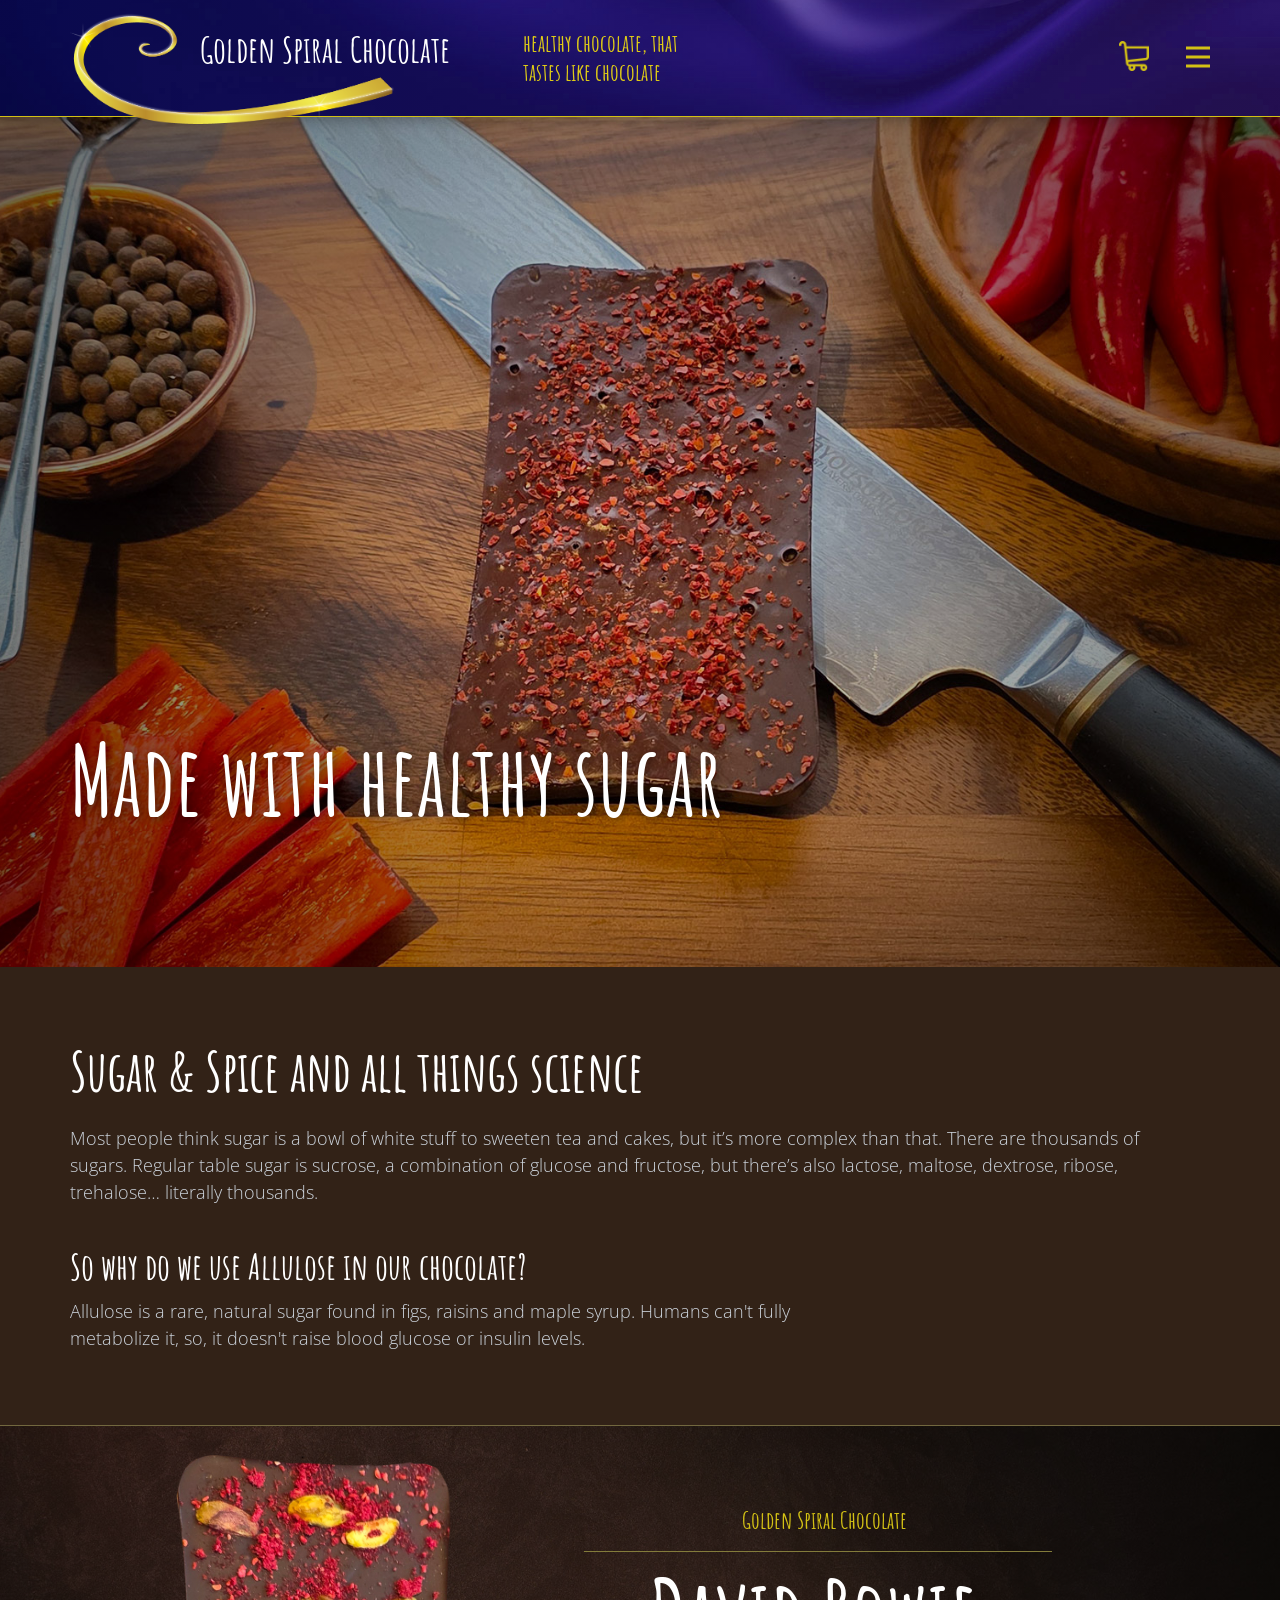
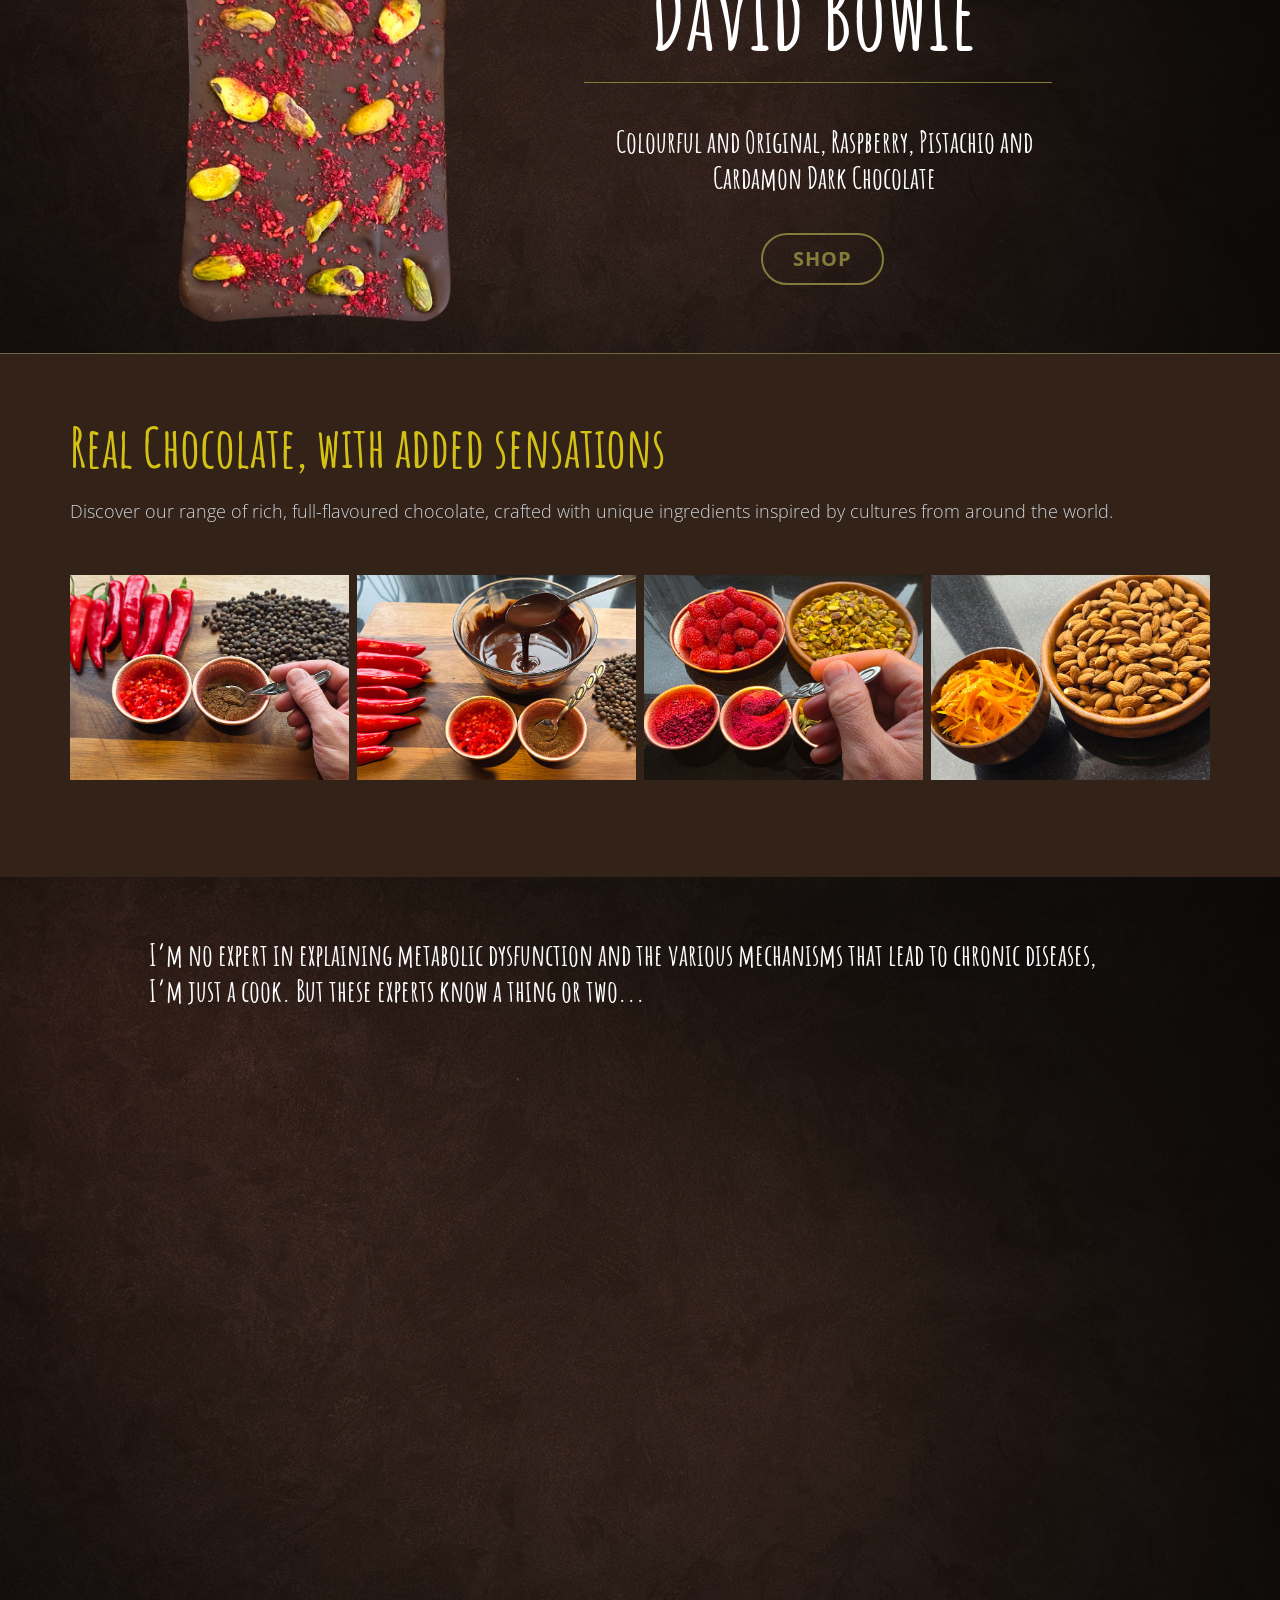
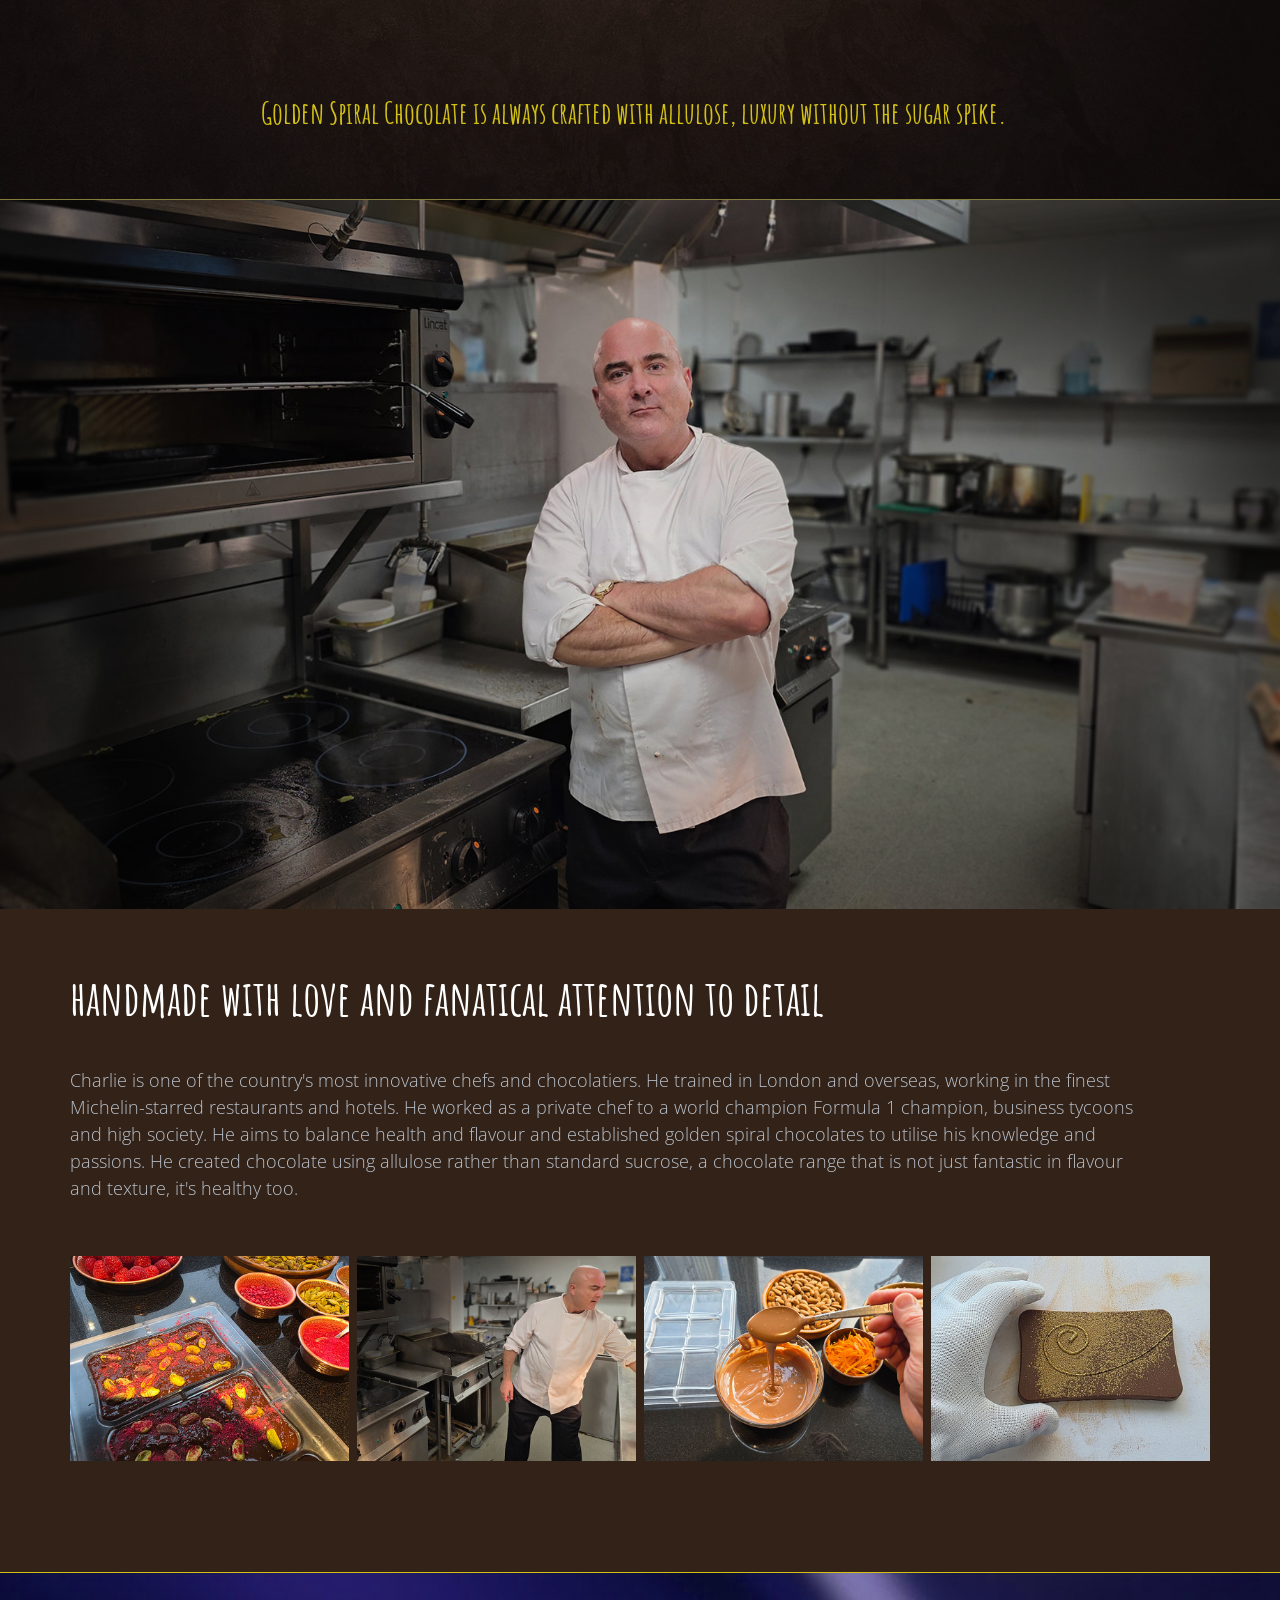
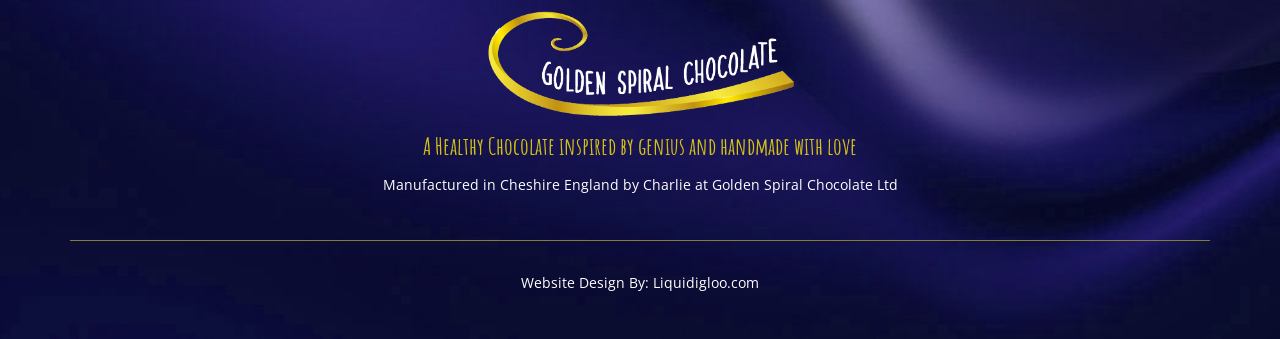
<file: index.html>
﻿<!DOCTYPE html>
<html style="font-size: 16px;" lang="en">

<head>
    <meta name="viewport" content="width=device-width, initial-scale=1.0">
    <meta charset="utf-8">
    <meta name="keywords" content="">
    <meta name="description" content="">
    <title>Home</title>
    <link rel="stylesheet" href="liquidigloo/site-all.css" media="screen">
    <script class="u-script" type="text/javascript" src="liquidigloo/site-all.js" defer=""></script>
    <meta name="generator" content="Nicepage 8.5.1, nicepage.com">
    <script type="application/ld+json">{
		"@context": "http://schema.org",
		"@type": "Organization",
		"name": "Golden Spiral Chocolate",
		"logo": "liquidigloo/images/Golden-Spiral-Chocolate-Spiral-logo.png"
	}</script>
    <meta name="theme-color" content="#655134">
    <meta property="og:title" content="Home">
    <meta property="og:description" content="">
    <meta property="og:type" content="website">
    <meta data-intl-tel-input-cdn-path="intlTelInput/">
</head>

 <body data-home-page="Home.html" data-home-page-title="Home" data-path-to-root="./" data-include-products="false" class="u-body u-clearfix u-xl-mode page-index" data-lang="en">
 
	<header class="u-border-1 u-border-no-left u-border-no-right u-border-no-top u-border-palette-4-base u-box-shadow u-clearfix u-gradient u-header u-image u-sticky u-sticky-aa67 u-header" id="header">
		<div class="u-clearfix u-sheet u-sheet-1">
			<a href="index.html" class="u-image u-logo u-image-1" data-image-width="826" data-image-height="291">
			  <img src="liquidigloo/images/Golden-Spiral-Chocolate-Spiral-logo.png" class="u-logo-image u-logo-image-1">
			</a>
			<p class="u-custom-font u-text u-text-body-alt-color u-text-1">Golden Spiral Chocolate</p>
			<p class="u-custom-font u-heading-font u-hidden-sm u-hidden-xs u-text u-text-custom-color-1 u-text-default u-text-2">healthy chocolate, that&nbsp;<br>tastes like chocolate
			</p>
			
			<nav class="u-menu u-menu-hamburger u-menu-open-right u-offcanvas u-menu-1" role="navigation" data-responsive-from="XL">
			  <div class="menu-collapse" style="font-size: 1rem; letter-spacing: 0px;">
				<a class="u-button-style u-custom-left-right-menu-spacing u-custom-padding-bottom u-custom-text-active-color u-custom-text-color u-custom-text-hover-color u-custom-top-bottom-menu-spacing u-hamburger-link u-nav-link u-text-active-palette-4-base u-text-hover-palette-4-light-2 u-text-palette-4-base u-hamburger-link-1" href="#" tabindex="-1" aria-label="Open menu" aria-controls="f79b">
				  <svg class="u-svg-link" viewbox="0 0 24 24"><use xlink:href="#menu-hamburger"></use></svg>
				  <svg class="u-svg-content" version="1.1" id="menu-hamburger" viewbox="0 0 16 16" x="0px" y="0px" xmlns:xlink="http://www.w3.org/1999/xlink" xmlns="http://www.w3.org/2000/svg"><g><rect y="1" width="16" height="2"></rect><rect y="7" width="16" height="2"></rect><rect y="13" width="16" height="2"></rect></g></svg>
				</a>
			  </div>
			  <div class="u-custom-menu u-nav-container">
				<ul class="u-nav u-unstyled u-nav-1" role="menubar">
					<li role="none" class="u-nav-item"><a role="menuitem" class="u-button-style u-nav-link u-text-active-white u-text-custom-color-1 u-text-hover-custom-color-1 u-nav-link-2" href="index.html">Home</a></li>
					<li role="none" class="u-nav-item"><a role="menuitem" class="u-button-style u-nav-link u-text-active-white u-text-custom-color-1 u-text-hover-custom-color-1 u-nav-link-2" href="shop.html">Shop</a></li>
					<li role="none" class="u-nav-item"><a tabindex="-1" role="menuitem" class="u-button-style u-nav-link u-text-active-white u-text-custom-color-1 u-text-hover-custom-color-1 u-nav-link-2" href="index.html#block-6" data-page-id="201203942">Charlie Hagon</a></li>
				</ul>
			  </div>
			  <div class="u-custom-menu u-nav-container-collapse" id="f79b" role="region" aria-label="Menu panel">
				<div class="u-border-1 u-border-no-bottom u-border-no-right u-border-no-top u-border-palette-4-base u-container-style u-inner-container-layout u-opacity u-opacity-95 u-palette-4-dark-2 u-sidenav u-sidenav-1">
				  <div class="u-inner-container-layout u-sidenav-overflow">
					<div class="u-menu-close" tabindex="-1" aria-label="Close menu"></div>
					<ul class="u-align-center u-custom-font u-nav u-popupmenu-items u-text-hover-palette-4-base u-unstyled u-nav-2" role="menubar">
						<li role="none" class="u-nav-item"><a role="menuitem" class="u-button-style u-nav-link" href="index.html">Home</a></li>
						<li role="none" class="u-nav-item"><a role="menuitem" class="u-button-style u-nav-link" href="shop.html">Shop</a></li>
						<li role="none" class="u-nav-item"><a tabindex="-1" role="menuitem" class="u-button-style u-nav-link" href="index.html#block-6" data-page-id="201203942">Charlie Hagon</a></li>
					</ul>
				  </div>
				</div>
				<div class="u-black u-menu-overlay u-opacity u-opacity-70"></div>
			  </div>
			</nav>
			
			<span class="u-file-icon u-icon u-text-palette-4-base u-icon-1" data-href="Shopping-Cart.html" data-page-id="2927807345" title="cart"><img src="liquidigloo/images/3781694-52706ced.png" alt=""></span>
		  </div>
	  </header>
	  
    <section class="u-carousel u-carousel-duration-4750 u-carousel-fade u-slide u-block-0f1f-1" id="carousel-f024" data-interval="2000" data-u-ride="carousel" data-pause="false">
      <ol class="u-absolute-hcenter u-carousel-indicators u-hidden u-block-0f1f-2">
        <li data-u-target="#carousel-f024" class="u-active u-grey-30 u-shape-circle" style="width: 10px; height: 10px;" data-u-slide-to="0"></li>
        <li data-u-target="#carousel-f024" class="u-grey-30 u-shape-circle" style="width: 10px; height: 10px;" data-u-slide-to="1"></li>
        <li data-u-target="#carousel-f024" class="u-grey-30 u-shape-circle" style="width: 10px; height: 10px;" data-u-slide-to="2"></li>
        <li data-u-target="#carousel-f024" class="u-grey-30 u-shape-circle" style="width: 10px; height: 10px;" data-u-slide-to="3"></li>
      </ol>
      <div class="u-carousel-inner" role="listbox">
        <div class="u-active u-carousel-item u-clearfix u-container-align-center u-gradient u-image u-section-1-1" data-image-width="1800" data-image-height="1000">
          <div class="u-clearfix u-sheet u-sheet-1">
            <h1 class="u-text u-text-body-alt-color u-text-default u-title u-text-1">We make Healthy Chocolate</h1>
          </div>
        </div>
        <div class="u-carousel-item u-clearfix u-container-align-center u-gradient u-image u-section-1-2" data-image-width="1800" data-image-height="1000">
          <div class="u-clearfix u-sheet u-sheet-1">
            <h1 class="u-text u-text-body-alt-color u-text-default u-text-1">Made with healthy sugar</h1>
          </div>
        </div>
        <div class="skrollable u-carousel-item u-clearfix u-container-align-center u-gradient u-image u-section-1-3" data-image-width="1800" data-image-height="1000">
          <div class="u-clearfix u-sheet u-sheet-1">
            <h1 class="u-text u-text-body-alt-color u-text-default u-title u-text-1">And other exciting ingredients</h1>
          </div>
        </div>
        <div class="skrollable u-carousel-item u-clearfix u-container-align-center-lg u-container-align-center-md u-container-align-center-xl u-gradient u-image u-section-1-4" data-image-width="1800" data-image-height="900">
          <div class="u-clearfix u-sheet u-sheet-1">
            <h1 class="u-text u-text-body-alt-color u-text-default-lg u-text-default-md u-text-default-sm u-text-default-xl u-title u-text-1">To promote your well-being</h1>
          </div>
        </div>
      </div>
      <a class="u-absolute-vcenter u-carousel-control u-carousel-control-prev u-hidden u-text-grey-30 u-block-0f1f-3" href="#carousel-f024" role="button" data-u-slide="prev"><span aria-hidden="true">
          <svg class="u-svg-link" viewbox="0 0 477.175 477.175"><path d="M145.188,238.575l215.5-215.5c5.3-5.3,5.3-13.8,0-19.1s-13.8-5.3-19.1,0l-225.1,225.1c-5.3,5.3-5.3,13.8,0,19.1l225.1,225
                    c2.6,2.6,6.1,4,9.5,4s6.9-1.3,9.5-4c5.3-5.3,5.3-13.8,0-19.1L145.188,238.575z"></path></svg></span><span class="sr-only">Previous</span>
      </a>
      <a class="u-absolute-vcenter u-carousel-control u-carousel-control-next u-hidden u-text-grey-30 u-block-0f1f-4" href="#carousel-f024" role="button" data-u-slide="next"><span aria-hidden="true">
          <svg class="u-svg-link" viewbox="0 0 477.175 477.175"><path d="M360.731,229.075l-225.1-225.1c-5.3-5.3-13.8-5.3-19.1,0s-5.3,13.8,0,19.1l215.5,215.5l-215.5,215.5
                    c-5.3,5.3-5.3,13.8,0,19.1c2.6,2.6,6.1,4,9.5,4c3.4,0,6.9-1.3,9.5-4l225.1-225.1C365.931,242.875,365.931,234.275,360.731,229.075z"></path></svg></span><span class="sr-only">Next</span>
      </a>
    </section>
	
    <section class="skrollable u-clearfix u-image u-parallax u-shading u-section-2" id="block-1" data-image-width="1800" data-image-height="898">
      <div class="u-clearfix u-sheet u-valign-middle-md u-sheet-1">
        <h2 class="u-custom-font u-text u-text-1">Sugar &amp; Spice and all things science </h2>
        <p class="u-custom-font u-text u-text-palette-5-light-1 u-text-2"> Most people think sugar is a bowl of white stuff to sweeten tea and cakes, but it’s more complex than that. There are thousands of sugars. Regular table sugar is sucrose, a combination of glucose and fructose, but there’s also lactose, maltose, dextrose, ribose, trehalose… literally thousands.&nbsp;<br>
        </p>
        <h4 class="u-text u-text-3">So why do we use Allulose in our chocolate?</h4>
        <p class="u-custom-font u-font-open-sans u-text u-text-palette-5-light-1 u-text-4"> Allulose is a rare, natural sugar found in figs, raisins and maple syrup. Humans can't fully metabolize it, so, it doesn't raise blood glucose or insulin levels.</p>
      </div>
    </section>
    <section class="u-border-1 u-border-no-left u-border-no-right u-border-palette-3-dark-2 u-clearfix u-container-align-center u-image u-shading u-section-3" id="block-2" data-image-width="1800" data-image-height="898">
      <div class="u-clearfix u-sheet u-valign-middle-sm u-valign-middle-xs u-sheet-1">
        <div data-interval="3750" data-u-ride="carousel" class="u-carousel u-carousel-duration-2000 u-expanded-width u-slider u-slider-1" id="carousel-2264">
          <ol class="u-absolute-hcenter u-carousel-indicators u-hidden u-carousel-indicators-1">
            <li data-u-target="#carousel-2264" class="u-active u-active-grey-10 u-grey-30 u-shape-circle" data-u-slide-to="0" style="width: 10px; height: 10px;"></li>
            <li data-u-target="#carousel-2264" class="u-active-grey-10 u-grey-30 u-shape-circle" data-u-slide-to="1" style="width: 10px; height: 10px;"></li>
            <li data-u-target="#carousel-2264" class="u-active-grey-10 u-grey-30 u-shape-circle" data-u-slide-to="2" style="width: 10px; height: 10px;"></li>
            <li data-u-target="#carousel-2264" class="u-active-grey-10 u-grey-30 u-shape-circle" data-u-slide-to="3" style="width: 10px; height: 10px;"></li>
            <li data-u-target="#carousel-2264" class="u-active-grey-10 u-grey-30 u-shape-circle" data-u-slide-to="4" style="width: 10px; height: 10px;"></li>
          </ol>
          <div class="u-carousel-inner" role="listbox">
            <div class="u-active u-align-center u-carousel-item u-container-align-center u-container-align-center-lg u-container-align-center-xl u-container-style u-slide">
              <div class="u-container-layout u-valign-top-lg u-container-layout-1">
                <h5 class="u-text u-text-default u-text-palette-4-base u-text-1">Golden Spiral Chocolate</h5>
                <div class="u-border-1 u-border-palette-4-dark-2 u-expanded-width-xs u-shape u-shape-bottom u-shape-left u-shape-line u-shape-right u-shape-1"></div>
                <h1 class="u-align-center-xs u-text u-text-default u-text-2"> David Bowie&nbsp;</h1>
                <div class="custom-expanded u-border-1 u-border-palette-4-dark-2 u-shape u-shape-bottom u-shape-left u-shape-line u-shape-right u-shape-2"></div>
                <p class="u-align-center-xs u-custom-font u-text u-text-3"> Colourful and Original, Raspberry, Pistachio and Cardamon Dark Chocolate</p>
                <a href="shop.html" data-page-id="98599576" class="u-border-2 u-border-hover-palette-4-base u-border-palette-4-dark-2 u-btn u-btn-round u-button-style u-none u-radius u-text-hover-white u-btn-1" title="Store">SHOP </a>
                <img class="u-image u-image-contain u-image-default u-image-1" src="liquidigloo/images/Choc-Bar-1.png" alt="" data-image-width="605" data-image-height="1015">
              </div>
            </div>
            <div class="u-align-center u-carousel-item u-container-align-center u-container-align-center-lg u-container-align-center-xl u-container-style u-slide">
              <div class="u-container-layout u-container-layout-2">
                <img class="u-image u-image-contain u-image-default u-image-2" src="liquidigloo/images/Choc-Bar-7.png" alt="" data-image-width="605" data-image-height="1015">
                <h5 class="u-align-center-xs u-text u-text-default u-text-palette-4-base u-text-4">Golden Spiral Chocolate</h5>
                <div class="u-border-1 u-border-palette-4-dark-2 u-expanded-width-xs u-shape u-shape-bottom u-shape-left u-shape-line u-shape-right u-shape-3"></div>
                <h1 class="u-align-center u-text u-text-default u-text-5">Aretha Franklin</h1>
                <div class="u-border-1 u-border-palette-4-dark-2 u-expanded-width-xs u-shape u-shape-bottom u-shape-left u-shape-line u-shape-right u-shape-4"></div>
                <p class="u-align-center-xs u-custom-font u-text u-text-6"> Dark, Smooth and Classy, 60% Dark Chocolate&nbsp;&nbsp;</p>
                <a href="shop.html" data-page-id="98599576" class="u-align-center-xs u-border-2 u-border-hover-palette-4-base u-border-palette-4-dark-2 u-btn u-btn-round u-button-style u-none u-radius u-text-hover-white u-btn-2" title="Shop">SHOP </a>
              </div>
            </div>
            <div class="u-carousel-item u-container-style u-slide">
              <div class="u-container-layout u-container-layout-3">
                <img class="u-image u-image-contain u-image-default u-image-3" src="liquidigloo/images/Choc-Bar-3.png" alt="" data-image-width="605" data-image-height="1015">
                <h5 class="u-align-center u-text u-text-default u-text-palette-4-base u-text-7">Golden Spiral Chocolate</h5>
                <div class="u-border-1 u-border-palette-4-dark-2 u-expanded-width-xs u-shape u-shape-bottom u-shape-left u-shape-line u-shape-right u-shape-5"></div>
                <h1 class="u-align-center u-text u-text-8">Mozart</h1>
                <div class="u-border-1 u-border-palette-4-dark-2 u-expanded-width-xs u-shape u-shape-bottom u-shape-left u-shape-line u-shape-right u-shape-6"></div>
                <p class="u-align-center u-custom-font u-text u-text-9"> Popular Harmony of Classics, both fruity and nuts, Orange and Almond Milk Chocolate</p>
                <a href="" class="u-border-2 u-border-hover-palette-4-base u-border-palette-4-dark-2 u-btn u-btn-round u-button-style u-none u-radius u-text-hover-white u-btn-3">SHOP </a>
              </div>
            </div>
            <div class="u-align-center u-carousel-item u-container-align-center u-container-align-center-lg u-container-align-center-xl u-container-style u-slide">
              <div class="u-container-layout u-valign-top-lg u-container-layout-4">
                <h5 class="u-text u-text-default u-text-palette-4-base u-text-10">Golden Spiral Chocolate</h5>
                <div class="u-border-1 u-border-palette-4-dark-2 u-expanded-width-xs u-shape u-shape-bottom u-shape-left u-shape-line u-shape-right u-shape-7"></div>
                <h1 class="u-align-center u-text u-text-default u-text-11"> Samuel l Jackson</h1>
                <div class="u-border-1 u-border-palette-4-dark-2 u-expanded-width-xs u-shape u-shape-bottom u-shape-left u-shape-line u-shape-right u-shape-8"></div>
                <p class="u-align-center-xs u-custom-font u-text u-text-12"> Dark, Fiery &amp; Authentic, the original Aztek flavour chocolate, chilli and allspice</p>
                <a href="" class="u-border-2 u-border-hover-palette-4-base u-border-palette-4-dark-2 u-btn u-btn-round u-button-style u-none u-radius u-text-hover-white u-btn-4">SHOP </a>
                <img class="u-image u-image-contain u-image-default u-image-4" src="liquidigloo/images/Choc-Bar-44.png" alt="" data-image-width="605" data-image-height="1015">
              </div>
            </div>
            <div class="u-align-center u-carousel-item u-container-align-center u-container-align-center-lg u-container-align-center-xl u-container-style u-slide">
              <div class="u-container-layout u-container-layout-5">
                <img class="u-image u-image-contain u-image-default u-image-5" src="liquidigloo/images/Choc-Bar-5.png" alt="" data-image-width="605" data-image-height="1015">
                <h5 class="u-text u-text-default u-text-palette-4-base u-text-13">Golden Spiral Chocolate</h5>
                <div class="u-border-1 u-border-palette-4-dark-2 u-expanded-width-xs u-shape u-shape-bottom u-shape-left u-shape-line u-shape-right u-shape-9"></div>
                <h1 class="u-align-center u-text u-text-default-lg u-text-default-xl u-text-14"> Adel</h1>
                <div class="u-border-1 u-border-palette-4-dark-2 u-expanded-width-xs u-shape u-shape-bottom u-shape-left u-shape-line u-shape-right u-shape-10"></div>
                <p class="u-custom-font u-text u-text-15"> Silky Smooth Milk Chocolate, 44hr rolling in the deep Milk Chocolate</p>
                <a href="" class="u-border-2 u-border-hover-palette-4-base u-border-palette-4-dark-2 u-btn u-btn-round u-button-style u-none u-radius u-text-hover-white u-btn-5">SHOP </a>
              </div>
            </div>
          </div>
          <a class="u-absolute-vcenter u-carousel-control u-carousel-control-prev u-hidden u-spacing-5 u-text-grey-30 u-carousel-control-1" href="#carousel-2264" role="button" data-u-slide="prev"><span aria-hidden="true">
              <svg viewbox="0 0 477.175 477.175"><path d="M145.188,238.575l215.5-215.5c5.3-5.3,5.3-13.8,0-19.1s-13.8-5.3-19.1,0l-225.1,225.1c-5.3,5.3-5.3,13.8,0,19.1l225.1,225
                    c2.6,2.6,6.1,4,9.5,4s6.9-1.3,9.5-4c5.3-5.3,5.3-13.8,0-19.1L145.188,238.575z"></path></svg></span><span class="sr-only">Previous</span>
          </a>
          <a class="u-absolute-vcenter u-carousel-control u-carousel-control-next u-hidden u-spacing-5 u-text-grey-30 u-carousel-control-2" href="#carousel-2264" role="button" data-u-slide="next"><span aria-hidden="true">
              <svg viewbox="0 0 477.175 477.175"><path d="M360.731,229.075l-225.1-225.1c-5.3-5.3-13.8-5.3-19.1,0s-5.3,13.8,0,19.1l215.5,215.5l-215.5,215.5
                    c-5.3,5.3-5.3,13.8,0,19.1c2.6,2.6,6.1,4,9.5,4c3.4,0,6.9-1.3,9.5-4l225.1-225.1C365.931,242.875,365.931,234.275,360.731,229.075z"></path></svg></span><span class="sr-only">Next</span>
          </a>
        </div>
      </div>
    </section>
    <section class="skrollable u-clearfix u-gradient u-image u-parallax u-section-4" data-image-width="1800" data-image-height="300" id="block-4">
      <div class="u-clearfix u-sheet u-valign-middle-sm u-sheet-1">
        <h2 class="u-align-center-md u-align-center-sm u-align-center-xs u-custom-font u-text u-text-palette-4-base u-text-1">Real Chocolate, with added sensations</h2>
        <p class="u-align-center-md u-align-center-sm u-align-center-xs u-text u-text-palette-5-light-1 u-text-2"> Discover our range of rich, full-flavoured chocolate, crafted with unique ingredients inspired by cultures from around the world.&nbsp;</p>
        <div class="custom-expanded u-align-left-lg u-align-left-xl u-expanded-width-lg u-expanded-width-sm u-expanded-width-xl u-gallery u-layout-grid u-lightbox u-show-text-on-hover u-gallery-1">
          <div class="u-gallery-inner u-gallery-inner-1">
            <div class="u-effect-fade u-gallery-item">
              <div class="u-back-slide" data-image-width="800" data-image-height="600">
                <img class="u-back-image u-expanded" src="liquidigloo/images/Prep-small-1.jpg">
              </div>
              <div class="u-over-slide u-shading u-over-slide-1"></div>
            </div>
            <div class="u-effect-fade u-gallery-item">
              <div class="u-back-slide" data-image-width="800" data-image-height="600">
                <img class="u-back-image u-expanded" src="liquidigloo/images/Prep-small-4.jpg">
              </div>
              <div class="u-over-slide u-shading u-over-slide-2"></div>
            </div>
            <div class="u-effect-fade u-gallery-item">
              <div class="u-back-slide" data-image-width="800" data-image-height="600">
                <img class="u-back-image u-expanded" src="liquidigloo/images/Prep-small-3.jpg">
              </div>
              <div class="u-over-slide u-shading u-over-slide-3"></div>
            </div>
            <div class="u-effect-fade u-gallery-item">
              <div class="u-back-slide" data-image-width="800" data-image-height="600">
                <img class="u-back-image u-expanded" src="liquidigloo/images/Prep-small-5.jpg">
              </div>
              <div class="u-over-slide u-shading u-over-slide-4"></div>
            </div>
          </div>
        </div>
      </div>
    </section>
    <section class="u-border-1 u-border-no-left u-border-no-right u-border-no-top u-border-palette-4-dark-2 u-clearfix u-image u-shading u-section-5" id="block-5" data-image-width="1800" data-image-height="1200">
      <div class="u-clearfix u-sheet u-sheet-1">
        <h5 class="u-align-left-xl u-text u-text-1"> I’m no expert in explaining metabolic dysfunction and the various mechanisms that lead to chronic diseases, I’m just a cook. But these experts know a thing or two...</h5>
        <div class="data-layout-selected u-clearfix u-expanded-width-sm u-expanded-width-xl u-expanded-width-xs u-layout-wrap u-layout-wrap-1">
          <div class="u-gutter-0 u-layout">
            <div class="u-layout-col">
              <div class="u-size-30">
                <div class="u-layout-row">
                  <div class="u-container-style u-layout-cell u-shape-rectangle u-size-25 u-layout-cell-1" data-animation-name="customAnimationIn" data-animation-duration="1000" data-animation-delay="0">
                    <div class="u-container-layout u-valign-top-sm u-valign-top-xl u-container-layout-1">
                      <img class="custom-expanded u-border-12 u-border-white u-image u-image-1" src="liquidigloo/images/pamd-hero-final-fade.jpg" data-image-width="2200" data-image-height="1414">
                    </div>
                  </div>
                  <div class="u-container-style u-layout-cell u-shape-rectangle u-size-35 u-layout-cell-2">
                    <div class="u-container-layout u-container-layout-2">
                      <div class="u-border-1 u-border-palette-4-dark-2 u-shape u-shape-bottom u-shape-left u-shape-line u-shape-right u-shape-1" data-animation-name="customAnimationIn" data-animation-duration="1000" data-animation-delay="0"></div>
                      <h4 class="u-text u-text-2" data-animation-name="customAnimationIn" data-animation-duration="1000" data-animation-delay="0"> Dr. Peter Attia</h4>
                      <p class="u-custom-font u-font-open-sans u-text u-text-default u-text-palette-5-base u-text-3" data-animation-name="customAnimationIn" data-animation-duration="1000" data-animation-delay="0"> Dr. Peter Attia’s perspective on sugar centers on its role in metabolic dysfunction, specifically its impact on liver health, insulin resistance, and the development of chronic diseases like&nbsp;<a class="GI370e u-active-none u-border-none u-btn u-button-link u-button-style u-hover-none u-none u-text-active-palette-4-base u-text-hover-palette-4-light-1 u-text-palette-4-base u-btn-1" href="#">Non-Alcoholic Fatty Liver Disease (NAFLD)</a>. He differentiates sugar based on metabolic impact rather than whether it is "natural" or "refined"
                      </p>
                    </div>
                  </div>
                </div>
              </div>
              <div class="u-size-30">
                <div class="u-layout-row">
                  <div class="u-align-right u-container-align-right u-container-align-right-lg u-container-align-right-md u-container-align-right-sm u-container-align-right-xl u-container-style u-layout-cell u-shape-rectangle u-size-37 u-layout-cell-3">
                    <div class="u-container-layout u-valign-top-lg u-container-layout-3">
                      <div class="u-border-1 u-border-palette-4-dark-2 u-shape u-shape-bottom u-shape-left u-shape-line u-shape-right u-shape-2" data-animation-name="customAnimationIn" data-animation-duration="1000" data-animation-delay="0"></div>
                      <h3 class="u-text u-text-default u-text-4" data-animation-name="customAnimationIn" data-animation-duration="1000" data-animation-delay="0"> Jessie Inchauspe</h3>
                      <p class="u-custom-font u-font-open-sans u-text u-text-default u-text-palette-5-base u-text-5" data-animation-name="customAnimationIn" data-animation-duration="1000" data-animation-delay="0"> Jessie Inchauspe, known as the "Glucose Goddess," is a biochemist and author who&nbsp;promotes simple, science-backed hacks to flatten blood sugar curves. Her techniques focus on reducing glucose spikes to prevent inflammation, fatigue, cravings, and hormonal imbalances. Core advice includes eating foods in order (fiber first), savory breakfasts, and moving after meals</p>
                    </div>
                  </div>
                  <div class="u-container-style u-layout-cell u-shape-rectangle u-size-23 u-layout-cell-4">
                    <div class="u-container-layout u-valign-middle-xl u-valign-top-sm u-container-layout-4">
                      <img class="u-border-12 u-border-white u-image u-image-default u-image-2" src="liquidigloo/images/copyright_Osvaldo-Ponton_2021.jpg" alt="" data-image-width="1530" data-image-height="2040" data-animation-name="customAnimationIn" data-animation-duration="1000" data-animation-delay="0">
                    </div>
                  </div>
                </div>
              </div>
            </div>
          </div>
        </div>
        <h5 class="u-align-center u-text u-text-palette-4-base u-text-6">Golden Spiral Chocolate is always crafted with allulose, luxury without the sugar spike.</h5>
      </div>
    </section>
    <section class="u-clearfix u-gradient u-image u-section-6" id="block-6" data-image-width="1798" data-image-height="900">
      <div class="u-clearfix u-sheet u-sheet-1">
        <h1 class="u-text u-text-default-xl u-text-white u-text-1" data-animation-name="customAnimationIn" data-animation-duration="1000" data-animation-delay="0">Charlie Hagon</h1>
        <h4 class="u-text u-text-default-xl u-text-palette-4-base u-text-2" data-animation-name="customAnimationIn" data-animation-duration="1000" data-animation-delay="0"> chef and chocolatier</h4>
      </div>
    </section>
    <section class="skrollable u-clearfix u-image u-parallax u-shading u-section-7" data-image-width="1800" data-image-height="898" id="block-7">
      <div class="u-clearfix u-sheet u-sheet-1">
        <h2 class="u-align-center-md u-align-center-sm u-align-center-xs u-custom-font u-text u-text-1">handmade with love and fanatical attention to detail</h2>
        <p class="u-align-center-md u-align-center-sm u-align-center-xs u-text u-text-palette-5-base u-text-2"> Charlie is one of the country's most innovative chefs and chocolatiers. He trained in London and overseas, working in the finest Michelin-starred restaurants and hotels. He worked as a private chef to a world champion Formula 1 champion, business tycoons and high society. He aims to balance health and flavour and established golden spiral chocolates to utilise his knowledge and passions. He created chocolate using allulose rather than standard sucrose, a chocolate range that is not just fantastic in flavour and texture, it's healthy too.</p>
        <div class="custom-expanded u-expanded-width-lg u-expanded-width-sm u-expanded-width-xl u-gallery u-layout-grid u-lightbox u-show-text-on-hover u-gallery-1">
          <div class="u-gallery-inner u-gallery-inner-1">
            <div class="u-effect-fade u-gallery-item">
              <div class="u-back-slide" data-image-width="800" data-image-height="600">
                <img class="u-back-image u-expanded" src="liquidigloo/images/Prep-small-7.jpg">
              </div>
              <div class="u-over-slide u-shading u-over-slide-1"></div>
            </div>
            <div class="u-effect-fade u-gallery-item">
              <div class="u-back-slide" data-image-width="800" data-image-height="600">
                <img class="u-back-image u-expanded" src="liquidigloo/images/Charlie-Hagon2.jpg">
              </div>
              <div class="u-over-slide u-shading u-over-slide-2"></div>
            </div>
            <div class="u-effect-fade u-gallery-item">
              <div class="u-back-slide" data-image-width="800" data-image-height="600">
                <img class="u-back-image u-expanded" src="liquidigloo/images/Maker-2.jpg">
              </div>
              <div class="u-over-slide u-shading u-over-slide-3"></div>
            </div>
            <div class="u-effect-fade u-gallery-item">
              <div class="u-back-slide" data-image-width="800" data-image-height="600">
                <img class="u-back-image u-expanded" src="liquidigloo/images/Maker-1.jpg">
              </div>
              <div class="u-over-slide u-shading u-over-slide-4"></div>
            </div>
          </div>
        </div>
      </div>
    </section>
    
    
    
    <footer class="u-align-center u-border-1 u-border-no-bottom u-border-no-left u-border-no-right u-border-palette-4-base u-clearfix u-container-align-center u-footer u-gradient u-image u-footer" id="footer" data-image-width="1800" data-image-height="300">
		<div class="u-clearfix u-sheet u-sheet-1">
			<img class="u-image u-image-contain u-image-default u-image-1" src="liquidigloo/images/GSC-Logo-Clean.png" alt="" data-image-width="1949" data-image-height="661">
			<h6 class="u-align-center u-text u-text-palette-4-base u-text-1">A Healthy Chocolate inspired by genius and handmade with love</h6>
			<p class="u-align-center u-text u-text-body-alt-color u-text-2"> Manufactured in Cheshire England by Charlie at Golden Spiral Chocolate Ltd</p>
			<div class="u-border-1 u-border-palette-4-dark-2 u-expanded-width u-shape u-shape-bottom u-shape-left u-shape-line u-shape-right u-shape-1"></div>
			<p class="u-align-center u-text u-text-body-alt-color u-text-3">Website Design By: <a href="https://www.liquidigloo.com" class="u-active-none u-border-none u-btn u-button-link u-button-style u-hover-none u-none u-text-active-palette-4-base u-text-hover-palette-4-base u-text-white u-btn-1" target="_blank">Liquidigloo.com</a>
			</p>
      </div>
	 </footer>
  
</body>
</html>
</file>
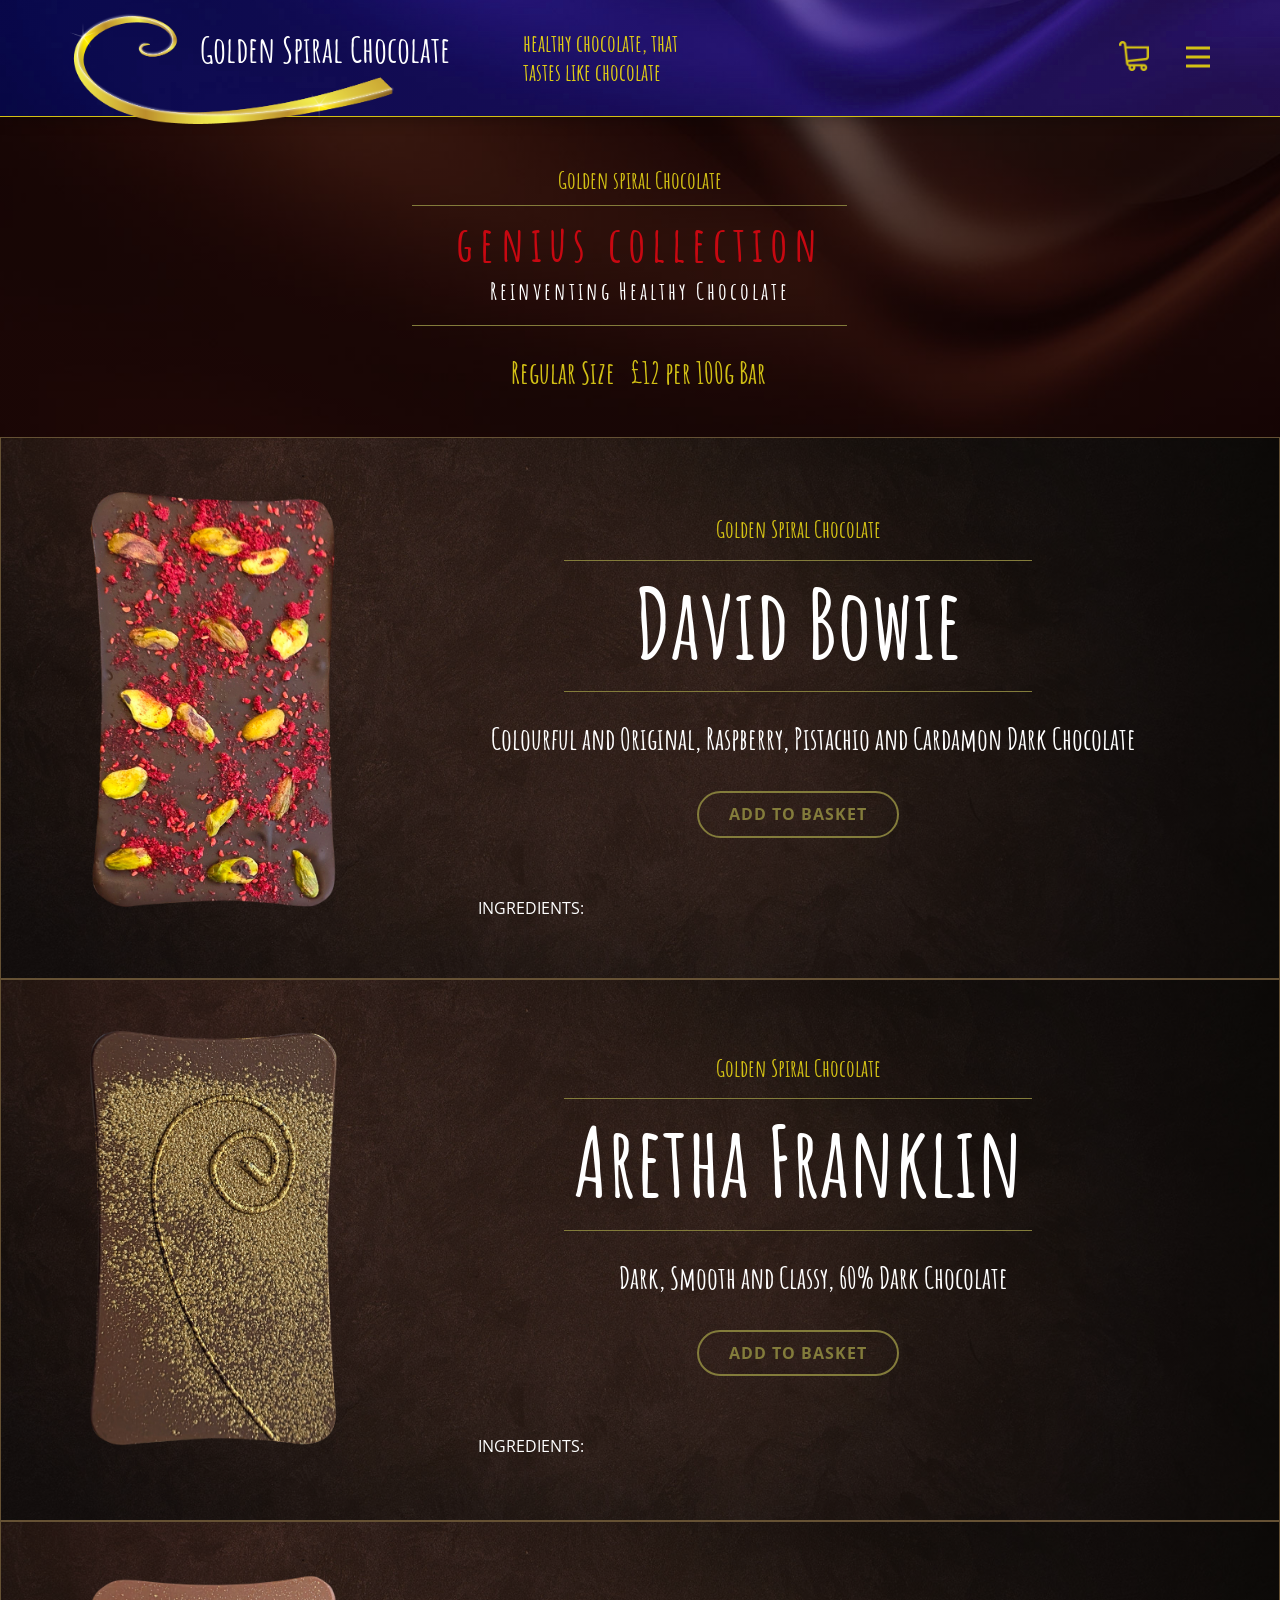
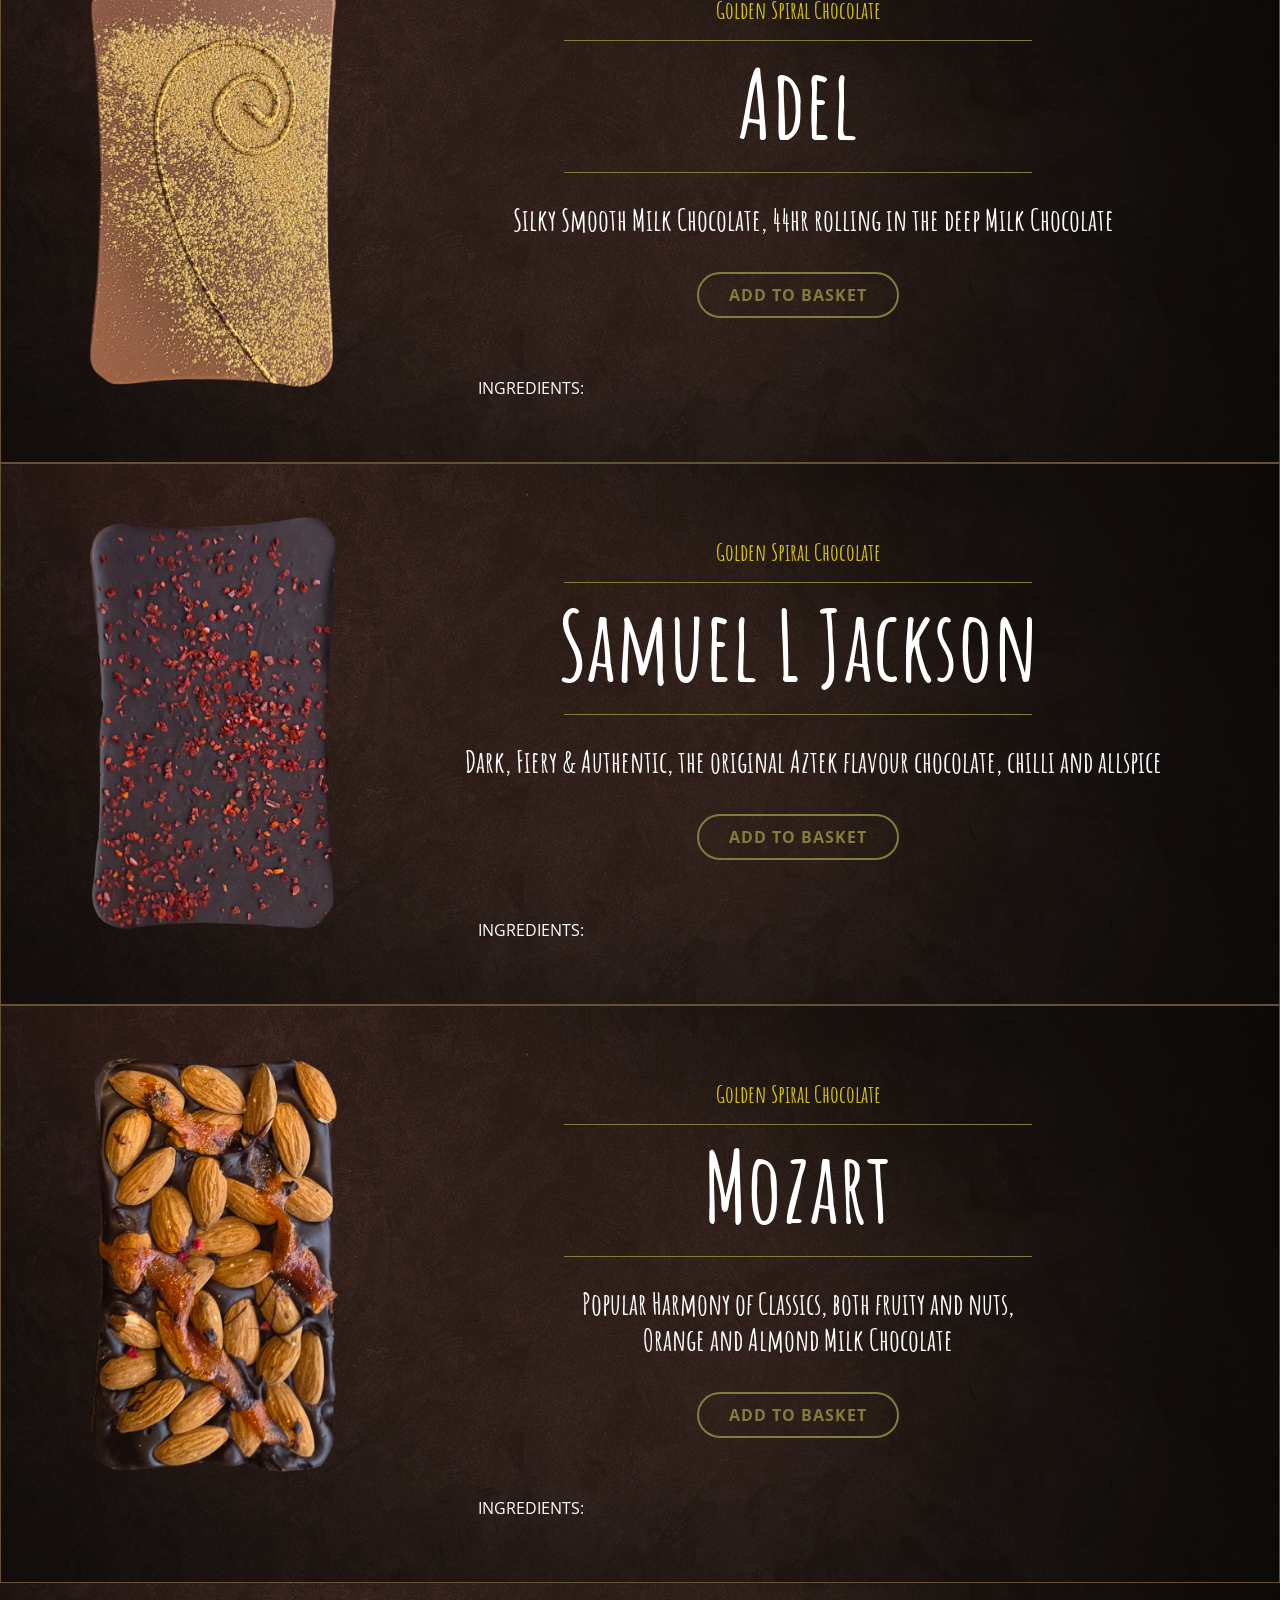
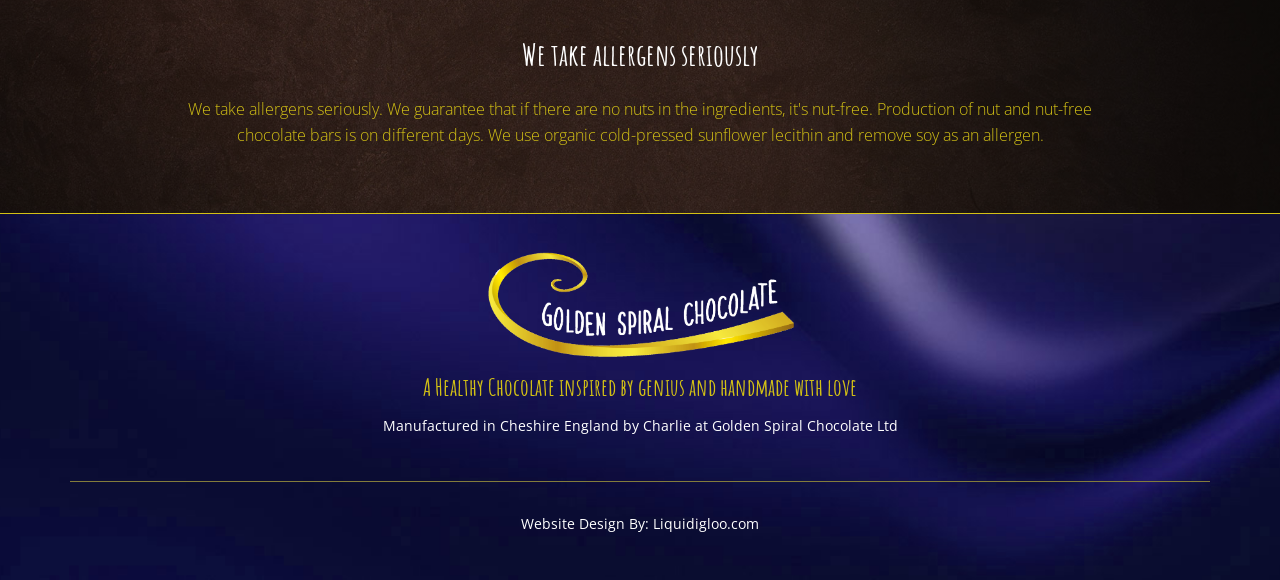
<file: shop.html>
﻿<!DOCTYPE html>
<html style="font-size: 16px;" lang="en">

<head>
    <meta name="viewport" content="width=device-width, initial-scale=1.0">
    <meta charset="utf-8">
    <meta name="keywords" content="">
    <meta name="description" content="">
    <title>Shop</title>
    <link rel="stylesheet" href="liquidigloo/site-all.css" media="screen">
    <script class="u-script" type="text/javascript" src="liquidigloo/site-all.js" defer=""></script>
    <meta name="generator" content="Nicepage 8.5.1, nicepage.com">
    <script type="application/ld+json">{
		"@context": "http://schema.org",
		"@type": "Organization",
		"name": "Golden Spiral Chocolate",
		"logo": "liquidigloo/images/Golden-Spiral-Chocolate-Spiral-logo.png"
	}</script>
    <meta name="theme-color" content="#655134">
    <meta property="og:title" content="Shop">
    <meta property="og:description" content="">
    <meta property="og:type" content="website">
	<meta data-intl-tel-input-cdn-path="intlTelInput/">
</head>

<body data-path-to-root="./" data-include-products="false" class="u-body u-clearfix u-xl-mode page-shop" data-lang="en">
  
  <header class="u-border-1 u-border-no-left u-border-no-right u-border-no-top u-border-palette-4-base u-box-shadow u-clearfix u-gradient u-header u-image u-sticky u-sticky-aa67 u-header" id="header">
  
	<div class="u-clearfix u-sheet u-sheet-1">
        <a href="index.html" class="u-image u-logo u-image-1" data-image-width="826" data-image-height="291">
          <img src="liquidigloo/images/Golden-Spiral-Chocolate-Spiral-logo.png" class="u-logo-image u-logo-image-1">
        </a>
        <p class="u-custom-font u-text u-text-body-alt-color u-text-1">Golden Spiral Chocolate</p>
        <p class="u-custom-font u-heading-font u-hidden-sm u-hidden-xs u-text u-text-custom-color-1 u-text-default u-text-2">healthy chocolate, that&nbsp;<br>tastes like chocolate
        </p>
        <nav class="u-menu u-menu-hamburger u-menu-open-right u-offcanvas u-menu-1" role="navigation" data-responsive-from="XL">
          <div class="menu-collapse" style="font-size: 1rem; letter-spacing: 0px;">
            <a class="u-button-style u-custom-left-right-menu-spacing u-custom-padding-bottom u-custom-text-active-color u-custom-text-color u-custom-text-hover-color u-custom-top-bottom-menu-spacing u-hamburger-link u-nav-link u-text-active-palette-4-base u-text-hover-palette-4-light-2 u-text-palette-4-base u-hamburger-link-1" href="#" tabindex="-1" aria-label="Open menu" aria-controls="f79b">
              <svg class="u-svg-link" viewbox="0 0 24 24"><use xlink:href="#menu-hamburger"></use></svg>
              <svg class="u-svg-content" version="1.1" id="menu-hamburger" viewbox="0 0 16 16" x="0px" y="0px" xmlns:xlink="http://www.w3.org/1999/xlink" xmlns="http://www.w3.org/2000/svg"><g><rect y="1" width="16" height="2"></rect><rect y="7" width="16" height="2"></rect><rect y="13" width="16" height="2"></rect></g></svg>
            </a>
          </div>
          <div class="u-custom-menu u-nav-container">
            <ul class="u-nav u-unstyled u-nav-1" role="menubar">
				<li role="none" class="u-nav-item"><a role="menuitem" class="u-button-style u-nav-link u-text-active-white u-text-custom-color-1 u-text-hover-custom-color-1 u-nav-link-2" href="index.html">Home</a></li>
				<li role="none" class="u-nav-item"><a role="menuitem" class="u-button-style u-nav-link u-text-active-white u-text-custom-color-1 u-text-hover-custom-color-1 u-nav-link-2" href="shop.html">Shop</a></li>
				<li role="none" class="u-nav-item"><a tabindex="-1" role="menuitem" class="u-button-style u-nav-link u-text-active-white u-text-custom-color-1 u-text-hover-custom-color-1 u-nav-link-2" href="index.html#block-6" data-page-id="201203942">Charlie Hagon</a></li>
			</ul>
          </div>
          <div class="u-custom-menu u-nav-container-collapse" id="f79b" role="region" aria-label="Menu panel">
            <div class="u-border-1 u-border-no-bottom u-border-no-right u-border-no-top u-border-palette-4-base u-container-style u-inner-container-layout u-opacity u-opacity-95 u-palette-4-dark-2 u-sidenav u-sidenav-1">
              <div class="u-inner-container-layout u-sidenav-overflow">
                <div class="u-menu-close" tabindex="-1" aria-label="Close menu"></div>
                <ul class="u-align-center u-custom-font u-nav u-popupmenu-items u-text-hover-palette-4-base u-unstyled u-nav-2" role="menubar">
					<li role="none" class="u-nav-item"><a role="menuitem" class="u-button-style u-nav-link" href="index.html">Home</a></li>
					<li role="none" class="u-nav-item"><a role="menuitem" class="u-button-style u-nav-link" href="shop.html">Shop</a></li>
					<li role="none" class="u-nav-item"><a tabindex="-1" role="menuitem" class="u-button-style u-nav-link" href="index.html#block-6" data-page-id="201203942">Charlie Hagon</a></li>
				</ul>
              </div>
            </div>
            <div class="u-black u-menu-overlay u-opacity u-opacity-70"></div>
          </div>
        </nav><span class="u-file-icon u-icon u-text-palette-4-base u-icon-1" data-href="Shopping-Cart.html" data-page-id="2927807345" title="cart"><img src="liquidigloo/images/3781694-52706ced.png" alt=""></span>
      </div>
	</header>
	
    <section class="skrollable u-clearfix u-image u-shading u-section-1" id="block-6" data-image-width="1800" data-image-height="300">
      <div class="u-clearfix u-sheet u-sheet-1">
        <h6 class="u-align-center u-text u-text-default u-text-palette-4-base u-text-1">Golden spiral Chocolate</h6>
        <div class="u-border-1 u-border-palette-4-dark-2 u-shape u-shape-bottom u-shape-left u-shape-line u-shape-right u-shape-1"></div>
        <h3 class="u-align-center u-text u-text-custom-color-4 u-text-default u-text-2">genius collection</h3>
        <h6 class="u-text u-text-default u-text-3"> Reinventing Healthy Chocolate</h6>
        <div class="u-border-1 u-border-palette-4-dark-2 u-shape u-shape-bottom u-shape-left u-shape-line u-shape-right u-shape-2"></div>
        <h5 class="u-text u-text-default u-text-palette-4-base u-text-4"> Regular Size&nbsp;&nbsp; £12 per 100g Bar</h5>
      </div>
    </section>
	
    <section class="u-border-1 u-border-palette-1-dark-2 u-clearfix u-image u-shading u-section-2" id="block-1" data-image-width="1800" data-image-height="1200">
      <div class="u-clearfix u-sheet u-valign-middle-lg u-valign-middle-xl u-sheet-1">
        <h5 class="u-align-center u-text u-text-palette-4-base u-text-1">Golden Spiral Chocolate</h5>
        <div class="u-border-1 u-border-palette-4-dark-2 u-expanded-width-xs u-shape u-shape-bottom u-shape-left u-shape-line u-shape-right u-shape-1"></div>
        <h1 class="u-align-center u-text u-text-2"> David Bowie</h1>
        <div class="u-border-1 u-border-palette-4-dark-2 u-expanded-width-xs u-shape u-shape-bottom u-shape-left u-shape-line u-shape-right u-shape-2"></div>
        <p class="u-align-center u-custom-font u-text u-text-3"> Colourful and Original, Raspberry, Pistachio and Cardamon Dark Chocolate</p>
        <a href="" class="u-border-2 u-border-hover-palette-4-base u-border-palette-4-dark-2 u-btn u-btn-round u-button-style u-none u-radius u-text-hover-white u-btn-1">add to basket </a>
        <img class="u-image u-image-contain u-image-default u-image-1" src="liquidigloo/images/Choc-Bar-1.png" alt="" data-image-width="605" data-image-height="1015">
        <div class="u-accordion u-collapsed-by-default u-expanded-width-sm u-expanded-width-xs u-accordion-1" role="tablist">
          <div class="u-accordion-item">
            <a class="u-accordion-link u-button-style u-text-active-palette-4-base u-text-hover-palette-4-base u-text-white u-accordion-link-1" id="link-4544" aria-controls="4544" aria-selected="false" role="tab"><span class="u-accordion-link-text"> Ingredients:&nbsp;</span>
            </a>
            <div class="u-accordion-pane u-border-1 u-border-color-var u-container-style u-accordion-pane-1" id="4544" aria-labelledby="link-4544" role="tabpanel">
              <div class="u-container-layout u-container-layout-1">
                <p class="u-text u-text-default u-text-4"> Cocoa mass, cocoa butter, allulose, pistachio nuts, dried raspberries, cardamom, sunflower lecithin.&nbsp;<br>
                  <br><span class="u-text-palette-4-base">Allergen Information. Nuts - Pistachio.</span>
                  <br>
                  <br> Net Weight 100g&nbsp;<br>
                  <br><span style="font-weight: 700; font-size: 1rem;">Nutritional Information per 100g&nbsp;</span>
                  <br><span style="font-size: 1rem;">Energy - 588 kcal&nbsp;<br>Fat&nbsp;- 45g of which saturates&nbsp;- 26g&nbsp;<br>Carbohydrate&nbsp;- 38g of which sugars - 31g&nbsp;<br>Digestible sugar - 3g&nbsp;<br>Protein&nbsp;- 16g&nbsp;<br>Salt - 0.01g</span>
                  <br>
                </p>
              </div>
            </div>
          </div>
        </div>
      </div>
    </section>
	
    <section class="u-border-1 u-border-palette-1-dark-2 u-clearfix u-image u-shading u-section-3" data-image-width="1800" data-image-height="1200" id="block-2">
      <div class="u-clearfix u-sheet u-valign-middle-lg u-valign-middle-xl u-sheet-1">
        <img class="u-image u-image-contain u-image-default u-image-1" src="liquidigloo/images/Choc-Bar-7.png" alt="" data-image-width="605" data-image-height="1015">
        <h5 class="u-align-center u-text u-text-palette-4-base u-text-1">Golden Spiral Chocolate</h5>
        <div class="u-border-1 u-border-palette-4-dark-2 u-shape u-shape-bottom u-shape-left u-shape-line u-shape-right u-shape-1"></div>
        <h1 class="u-align-center u-text u-text-2"> Aretha Franklin</h1>
        <div class="u-border-1 u-border-palette-4-dark-2 u-shape u-shape-bottom u-shape-left u-shape-line u-shape-right u-shape-2"></div>
        <p class="u-align-center u-custom-font u-text u-text-3"> Dark, Smooth and Classy, 60% Dark Chocolate</p>
        <a href="" class="u-border-2 u-border-hover-palette-4-base u-border-palette-4-dark-2 u-btn u-btn-round u-button-style u-none u-radius u-text-hover-white u-btn-1">add to basket </a>
        <div class="u-accordion u-collapsed-by-default u-expanded-width-sm u-expanded-width-xs u-accordion-1" role="tablist">
          <div class="u-accordion-item">
            <a class="u-accordion-link u-button-style u-text-active-palette-4-base u-text-hover-palette-4-base u-text-white u-accordion-link-1" id="link-4544" aria-controls="4544" aria-selected="false" role="tab"><span class="u-accordion-link-text"> Ingredients:&nbsp;</span>
            </a>
            <div class="u-accordion-pane u-border-1 u-border-color-var u-container-style u-accordion-pane-1" id="4544" aria-labelledby="link-4544" role="tabpanel">
              <div class="u-container-layout u-container-layout-1">
                <p class="u-text u-text-default u-text-4"> Cocoa mass, cocoa butter, allulose, sunflower lecithin, gold dust&nbsp;<br>
                  <br><span class="u-text-palette-4-base">Allergen Information. No Allergen Ingredients</span>
                  <br><span style="font-size: 1rem;">We guarantee that if there are no nuts in the ingredients, it's nut-free. Production of nut and nut-free chocolate bars is on different days.&nbsp;</span>
                  <br>
                  <br> Net Weight 100g&nbsp;<br>
                  <br><span style="font-weight: 700; font-size: 1rem;">Nutritional Information per 100g&nbsp;</span>
                  <br><span style="font-size: 1rem;">Energy - 588 kcal&nbsp;<br>Fat&nbsp;- 44g of which saturates&nbsp;- 24g&nbsp;<br>Carbohydrate&nbsp;- 38g of which sugars - 31g&nbsp;<br>Digestible sugar - 3g&nbsp;<br>Protein&nbsp;- 12g&nbsp;<br>Salt - 0.01g</span>
                  <br>
                </p>
              </div>
            </div>
          </div>
        </div>
      </div>
    </section>
	
    <section class="u-border-1 u-border-palette-1-dark-2 u-clearfix u-image u-shading u-section-4" data-image-width="1800" data-image-height="1200" id="block-3">
      <div class="u-clearfix u-sheet u-valign-middle-lg u-valign-middle-xl u-sheet-1">
        <img class="u-image u-image-contain u-image-default u-image-1" src="liquidigloo/images/Choc-Bar-5.png" alt="" data-image-width="605" data-image-height="1015">
        <h5 class="u-align-center u-text u-text-palette-4-base u-text-1">Golden Spiral Chocolate</h5>
        <div class="u-border-1 u-border-palette-4-dark-2 u-shape u-shape-bottom u-shape-left u-shape-line u-shape-right u-shape-1"></div>
        <h1 class="u-align-center u-text u-text-2">Adel</h1>
        <div class="u-border-1 u-border-palette-4-dark-2 u-shape u-shape-bottom u-shape-left u-shape-line u-shape-right u-shape-2"></div>
        <p class="u-align-center u-custom-font u-text u-text-3"> Silky Smooth Milk Chocolate, 44hr rolling in the deep Milk Chocolate</p>
        <a href="" class="u-border-2 u-border-hover-palette-4-base u-border-palette-4-dark-2 u-btn u-btn-round u-button-style u-none u-radius u-text-hover-white u-btn-1">add to basket </a>
        <div class="u-accordion u-collapsed-by-default u-expanded-width-sm u-expanded-width-xs u-accordion-1" role="tablist">
          <div class="u-accordion-item">
            <a class="u-accordion-link u-button-style u-text-active-palette-4-base u-text-hover-palette-4-base u-text-white u-accordion-link-1" id="link-4544" aria-controls="4544" aria-selected="false" role="tab"><span class="u-accordion-link-text"> Ingredients:&nbsp;</span>
            </a>
            <div class="u-accordion-pane u-border-1 u-border-color-var u-container-style u-accordion-pane-1" id="4544" aria-labelledby="link-4544" role="tabpanel">
              <div class="u-container-layout u-container-layout-1">
                <p class="u-text u-text-default u-text-4">Cocoa mass, cocoa butter, allulose, milk powder, sunflower lecithin, gold dust<br>
                  <br><span class="u-text-palette-4-base">Allergen Information. Milk</span>
                  <br>
                  <br> Net Weight 100g&nbsp;<br>
                  <br><span style="font-weight: 700; font-size: 1rem;">Nutritional Information per 100g&nbsp;</span>
                  <br><span style="font-size: 1rem;">Energy - </span>628<span style="font-size: 1rem;">&nbsp;kcal&nbsp;<br>Fat&nbsp;- 39g of which saturates&nbsp;- 23g&nbsp;<br>Carbohydrate&nbsp;- 38g of which sugars - 31g&nbsp;<br>Digestible sugar - 3g&nbsp;<br>Protein&nbsp;- 11g&nbsp;<br>Salt - 0.01g</span>
                  <br>
                </p>
              </div>
            </div>
          </div>
        </div>
      </div>
    </section>
	
    <section class="u-border-1 u-border-palette-1-dark-2 u-clearfix u-image u-shading u-section-5" data-image-width="1800" data-image-height="1200" id="block-4">
      <div class="u-clearfix u-sheet u-valign-middle-xl u-sheet-1">
        <img class="u-image u-image-contain u-image-default u-image-1" src="liquidigloo/images/Choc-Bar-44.png" alt="" data-image-width="605" data-image-height="1015">
        <h5 class="u-align-center u-text u-text-palette-4-base u-text-1">Golden Spiral Chocolate</h5>
        <div class="u-border-1 u-border-palette-4-dark-2 u-shape u-shape-bottom u-shape-left u-shape-line u-shape-right u-shape-1"></div>
        <h1 class="u-align-center u-text u-text-2">Samuel L Jackson</h1>
        <div class="u-border-1 u-border-palette-4-dark-2 u-shape u-shape-bottom u-shape-left u-shape-line u-shape-right u-shape-2"></div>
        <p class="u-align-center u-custom-font u-text u-text-3"> Dark, Fiery &amp; Authentic, the original Aztek flavour chocolate, chilli and allspice</p>
        <a href="" class="u-border-2 u-border-hover-palette-4-base u-border-palette-4-dark-2 u-btn u-btn-round u-button-style u-none u-radius u-text-hover-white u-btn-1">add to basket </a>
        <div class="u-accordion u-collapsed-by-default u-expanded-width-sm u-expanded-width-xs u-accordion-1" role="tablist">
          <div class="u-accordion-item">
            <a class="u-accordion-link u-button-style u-text-active-palette-4-base u-text-hover-palette-4-base u-text-white u-accordion-link-1" id="link-4544" aria-controls="4544" aria-selected="false" role="tab"><span class="u-accordion-link-text"> Ingredients:&nbsp;</span>
            </a>
            <div class="u-accordion-pane u-border-1 u-border-color-var u-container-style u-accordion-pane-1" id="4544" aria-labelledby="link-4544" role="tabpanel">
              <div class="u-container-layout u-container-layout-1">
                <p class="u-text u-text-default u-text-4"> Cocoa mass, cocoa butter, allulose, allspice, chilli flakes, sunflower lecithin.&nbsp;<br>
                  <br><span class="u-text-palette-4-base">Allergen Information. </span><span class="u-text-palette-4-base">No Allergen Ingredients.</span>
                  <br><span style="font-size: 1rem;">We guarantee that if there are no nuts in the ingredients, it's nut-free. Production of nut and nut-free chocolate bars is on different days.</span>
                  <br>&nbsp;<br> Net Weight 100g&nbsp;<br>
                  <br><span style="font-weight: 700; font-size: 1rem;">Nutritional Information per 100g&nbsp;</span>
                  <br><span style="font-size: 1rem;">Energy - 588 kcal&nbsp;<br>Fat&nbsp;- 44g of which saturates&nbsp;- 24g&nbsp;<br>Carbohydrate&nbsp;- 38g of which sugars - 31g&nbsp;<br>Digestible sugar - 3g&nbsp;<br>Protein&nbsp;- 12g&nbsp;<br>Salt - 0.01g</span>
                  <br>
                </p>
              </div>
            </div>
          </div>
        </div>
      </div>
    </section>
	
    <section class="u-border-1 u-border-palette-1-dark-2 u-clearfix u-image u-shading u-section-6" data-image-width="1800" data-image-height="1200" id="block-5">
      <div class="u-clearfix u-sheet u-valign-middle-xl u-sheet-1">
        <img class="u-image u-image-contain u-image-default u-image-1" src="liquidigloo/images/Choc-Bar-3.png" alt="" data-image-width="605" data-image-height="1015">
        <h5 class="u-align-center u-text u-text-palette-4-base u-text-1">Golden Spiral Chocolate</h5>
        <div class="u-border-1 u-border-palette-4-dark-2 u-shape u-shape-bottom u-shape-left u-shape-line u-shape-right u-shape-1"></div>
        <h1 class="u-align-center u-text u-text-2">Mozart</h1>
        <div class="u-border-1 u-border-palette-4-dark-2 u-shape u-shape-bottom u-shape-left u-shape-line u-shape-right u-shape-2"></div>
        <p class="u-align-center u-custom-font u-text u-text-3"> Popular Harmony of Classics, both fruity and nuts, Orange and Almond Milk Chocolate</p>
        <a href="" class="u-border-2 u-border-hover-palette-4-base u-border-palette-4-dark-2 u-btn u-btn-round u-button-style u-none u-radius u-text-hover-white u-btn-1">add to basket </a>
        <div class="u-accordion u-collapsed-by-default u-expanded-width-sm u-expanded-width-xs u-accordion-1" role="tablist">
          <div class="u-accordion-item">
            <a class="u-accordion-link u-button-style u-text-active-palette-4-base u-text-hover-palette-4-base u-text-white u-accordion-link-1" id="link-4544" aria-controls="4544" aria-selected="false" role="tab"><span class="u-accordion-link-text"> Ingredients:&nbsp;</span>
            </a>
            <div class="u-accordion-pane u-border-1 u-border-color-var u-container-style u-accordion-pane-1" id="4544" aria-labelledby="link-4544" role="tabpanel">
              <div class="u-container-layout u-container-layout-1">
                <p class="u-text u-text-default u-text-4"> cocoa mass, cocoa butter, allulose, milk powder, almonds, orange zest, sunflower lecithin.<br>
                  <br><span class="u-text-palette-4-base">Allergen Information. Nuts - </span><span class="u-text-palette-4-base">Milk, Nuts - Almonds.</span>
                  <br>
                  <br> Net Weight 100g&nbsp;<br>
                  <br><span style="font-weight: 700; font-size: 1rem;">Nutritional Information per 100g&nbsp;</span>
                  <br><span style="font-size: 1rem;">Energy - 588 kcal&nbsp;<br>Fat&nbsp;- 39g of which saturates&nbsp;- 23g&nbsp;<br>Carbohydrate&nbsp;- 38g of which sugars - 31g&nbsp;<br>Digestible sugar - 3g&nbsp;<br>Protein&nbsp;- 16g&nbsp;<br>Salt - 0.01g</span>
                  <br>
                </p>
              </div>
            </div>
          </div>
        </div>
      </div>
    </section>
	
    <section class="u-clearfix u-image u-shading u-section-7" data-image-width="1800" data-image-height="1200" id="block-7">
      <div class="u-clearfix u-sheet u-sheet-1">
        <h5 class="u-align-center u-text u-text-default u-text-1"> We take allergens seriously</h5>
        <p class="u-align-center u-text u-text-palette-4-base u-text-2"> We take allergens seriously. We guarantee that if there are no nuts in the ingredients, it's nut-free. Production of nut and nut-free chocolate bars is on different days.  We use organic cold-pressed sunflower lecithin and remove soy as an allergen.</p>
      </div>
    </section>
    
    
    
    <footer class="u-align-center u-border-1 u-border-no-bottom u-border-no-left u-border-no-right u-border-palette-4-base u-clearfix u-container-align-center u-footer u-gradient u-image u-footer" id="footer" data-image-width="1800" data-image-height="300"><div class="u-clearfix u-sheet u-sheet-1">
        <img class="u-image u-image-contain u-image-default u-image-1" src="liquidigloo/images/GSC-Logo-Clean.png" alt="" data-image-width="1949" data-image-height="661">
        <h6 class="u-align-center u-text u-text-palette-4-base u-text-1">A Healthy Chocolate inspired by genius and handmade with love</h6>
        <p class="u-align-center u-text u-text-body-alt-color u-text-2"> Manufactured in Cheshire England by Charlie at Golden Spiral Chocolate Ltd</p>
        <div class="u-border-1 u-border-palette-4-dark-2 u-expanded-width u-shape u-shape-bottom u-shape-left u-shape-line u-shape-right u-shape-1"></div>
        <p class="u-align-center u-text u-text-body-alt-color u-text-3">Website Design By: <a href="https://www.liquidigloo.com" class="u-active-none u-border-none u-btn u-button-link u-button-style u-hover-none u-none u-text-active-palette-4-base u-text-hover-palette-4-base u-text-white u-btn-1" target="_blank">Liquidigloo.com</a>
        </p>
      </div>
   </footer>
  
</body>
</html>
</file>
